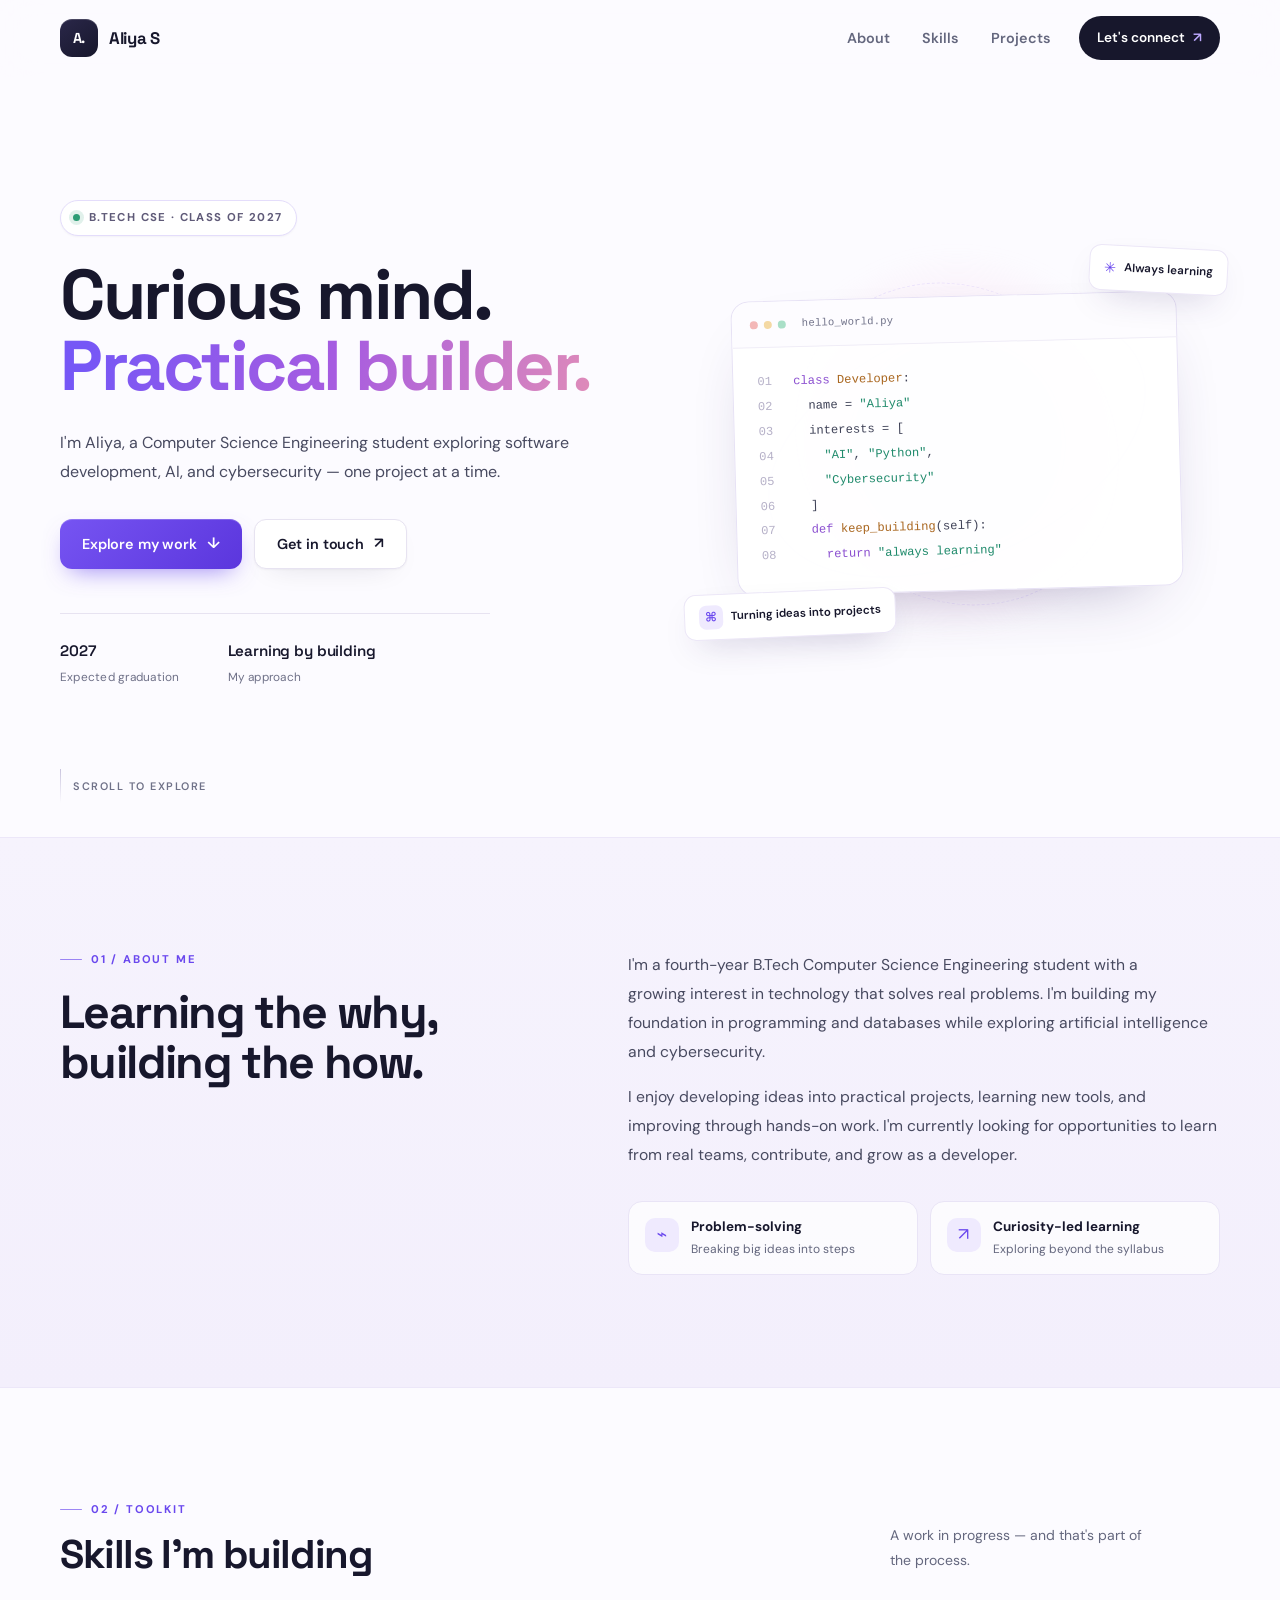
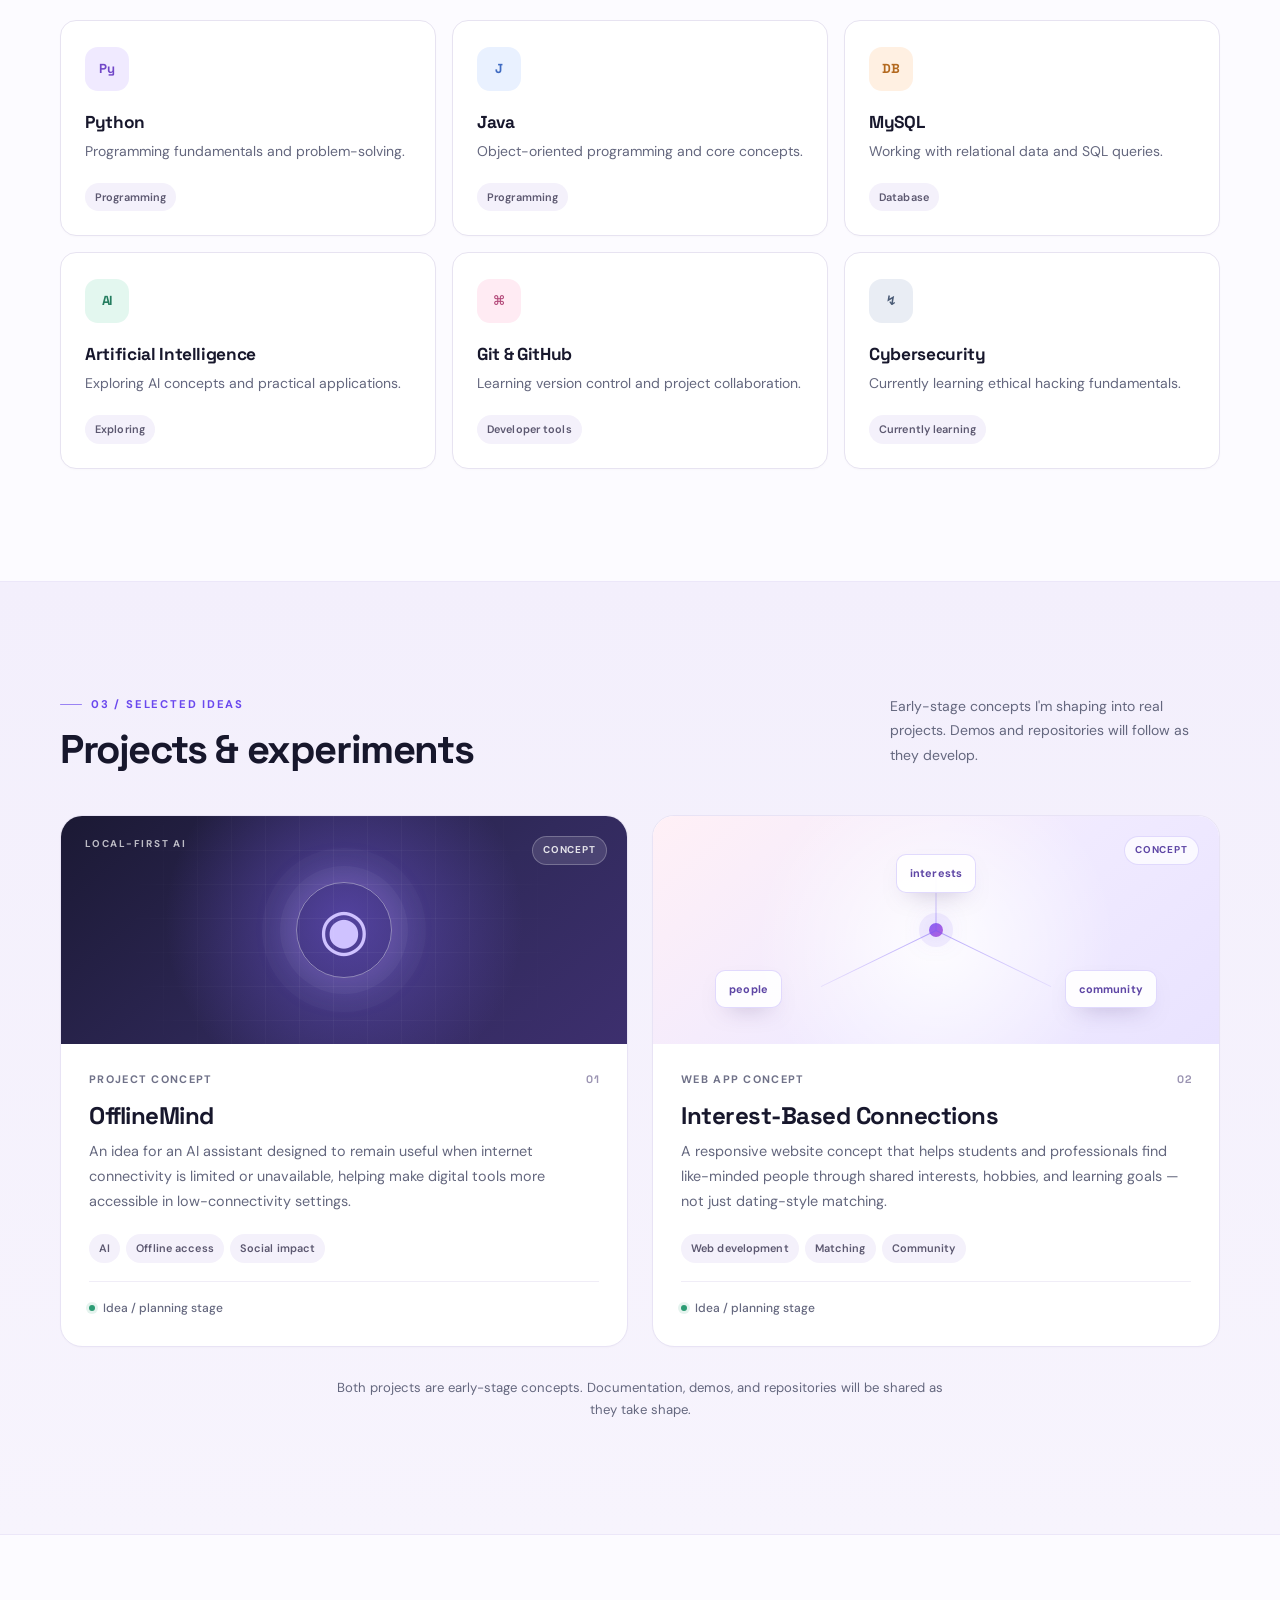
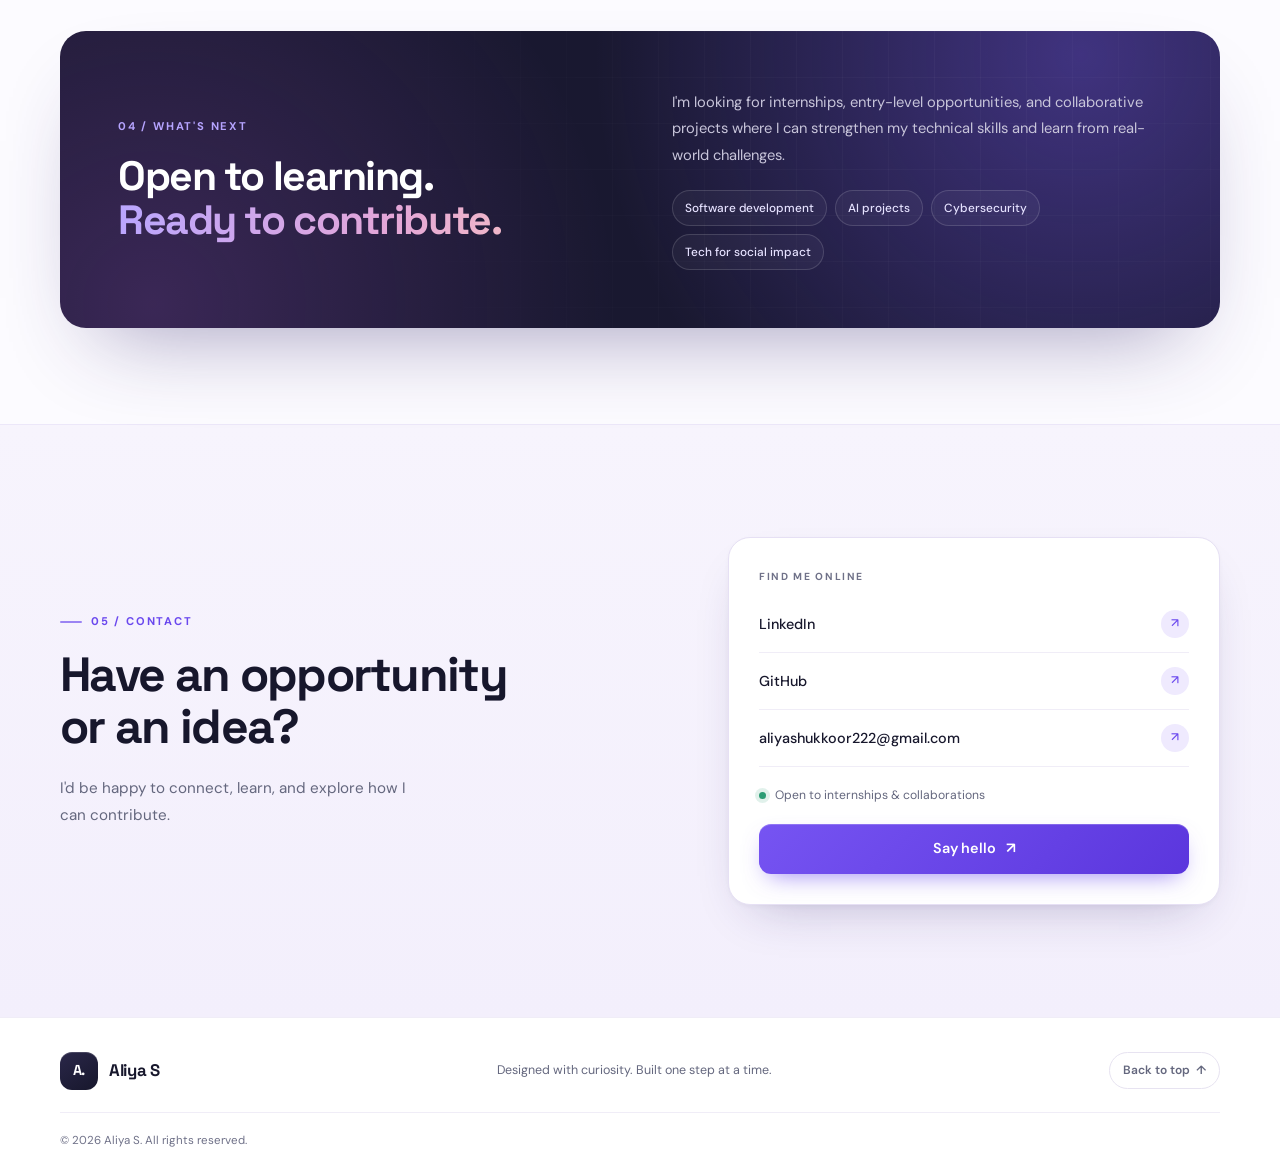
<file: index.html>
<!DOCTYPE html>
<html lang="en">
<head>
  <meta charset="UTF-8" />
  <meta name="viewport" content="width=device-width, initial-scale=1.0" />
  <meta name="description" content="Portfolio of Aliya S, B.Tech Computer Science Engineering student interested in AI, software development, and cybersecurity." />
  <meta name="theme-color" content="#fbfaff" />
  <title>Aliya S | Computer Science Portfolio</title>
  <link rel="icon" type="image/svg+xml" href="favicon.svg" />
  <script>document.documentElement.classList.add("js");</script>
  <link rel="preconnect" href="https://fonts.googleapis.com" />
  <link rel="preconnect" href="https://fonts.gstatic.com" crossorigin />
  <link href="https://fonts.googleapis.com/css2?family=DM+Sans:wght@400;500;600;700&family=Space+Grotesk:wght@400;500;600;700&display=swap" rel="stylesheet" />
  <link rel="stylesheet" href="style.css" />
</head>
<body>
  <a class="skip-link" href="#main">Skip to content</a>

  <header class="site-header" id="site-header">
    <div class="scroll-progress" id="scroll-progress" aria-hidden="true"></div>
    <nav class="nav container" aria-label="Main navigation">
      <a class="brand" href="#home" aria-label="Aliya S — back to top">
        <span class="brand-mark" aria-hidden="true">A.</span>
        <span>Aliya S</span>
      </a>

      <button class="menu-toggle" id="menu-toggle" aria-label="Open menu" aria-expanded="false" aria-controls="nav-links">
        <span class="menu-bars" aria-hidden="true"><span></span><span></span><span></span></span>
      </button>

      <div class="nav-links" id="nav-links">
        <a class="nav-link" href="#about">About</a>
        <a class="nav-link" href="#skills">Skills</a>
        <a class="nav-link" href="#projects">Projects</a>
        <a class="nav-cta" href="#contact">Let's connect <span aria-hidden="true">↗</span></a>
      </div>
    </nav>
  </header>

  <main id="main" tabindex="-1">
    <section class="hero container" id="home">
      <div class="hero-copy">
        <p class="eyebrow hero-eyebrow reveal"><span class="status-dot" aria-hidden="true"></span> B.Tech CSE · Class of 2027</p>
        <h1 class="reveal" style="--delay: 60ms">Curious mind.<br /><span class="gradient-text">Practical builder.</span></h1>
        <p class="hero-intro reveal" style="--delay: 120ms">I'm Aliya, a Computer Science Engineering student exploring software development, AI, and cybersecurity — one project at a time.</p>
        <div class="hero-actions reveal" style="--delay: 180ms">
          <a class="button button-primary" href="#projects">Explore my work <span aria-hidden="true">↓</span></a>
          <a class="button button-secondary" href="#contact">Get in touch <span aria-hidden="true">↗</span></a>
        </div>
        <dl class="hero-meta reveal" style="--delay: 240ms">
          <div>
            <dt>2027</dt>
            <dd>Expected graduation</dd>
          </div>
          <div>
            <dt>Learning by building</dt>
            <dd>My approach</dd>
          </div>
        </dl>
      </div>

      <div class="hero-visual reveal" style="--delay: 140ms" aria-hidden="true">
        <div class="orbit orbit-one"></div>
        <div class="orbit orbit-two"></div>
        <div class="glow"></div>
        <div class="code-card">
          <div class="code-top">
            <span></span><span></span><span></span>
            <small>hello_world.py</small>
          </div>
          <div class="code-content">
            <p><span class="code-muted">01</span> <span class="code-purple">class</span> <span class="code-yellow">Developer</span>:</p>
            <p><span class="code-muted">02</span> &nbsp;&nbsp;name = <span class="code-green">"Aliya"</span></p>
            <p><span class="code-muted">03</span> &nbsp;&nbsp;interests = [</p>
            <p><span class="code-muted">04</span> &nbsp;&nbsp;&nbsp;&nbsp;<span class="code-green">"AI"</span>, <span class="code-green">"Python"</span>,</p>
            <p><span class="code-muted">05</span> &nbsp;&nbsp;&nbsp;&nbsp;<span class="code-green">"Cybersecurity"</span></p>
            <p><span class="code-muted">06</span> &nbsp;&nbsp;]</p>
            <p><span class="code-muted">07</span> &nbsp;&nbsp;<span class="code-purple">def</span> <span class="code-yellow">keep_building</span>(self):</p>
            <p><span class="code-muted">08</span> &nbsp;&nbsp;&nbsp;&nbsp;<span class="code-purple">return</span> <span class="code-green">"always learning"</span></p>
          </div>
        </div>
        <div class="floating-chip chip-top"><span class="chip-spark">✳</span> Always learning</div>
        <div class="floating-chip chip-bottom"><span class="chip-icon">⌘</span> Turning ideas into projects</div>
      </div>

      <a class="scroll-cue" href="#about"><span aria-hidden="true"></span> Scroll to explore</a>
    </section>

    <section class="section section-soft" id="about">
      <div class="container about-grid">
        <div class="reveal">
          <p class="eyebrow"><span class="eyebrow-line" aria-hidden="true"></span> 01 / About me</p>
          <h2>Learning the why,<br />building the how.</h2>
        </div>
        <div class="about-copy reveal" style="--delay: 100ms">
          <p>I'm a fourth-year B.Tech Computer Science Engineering student with a growing interest in technology that solves real problems. I'm building my foundation in programming and databases while exploring artificial intelligence and cybersecurity.</p>
          <p>I enjoy developing ideas into practical projects, learning new tools, and improving through hands-on work. I'm currently looking for opportunities to learn from real teams, contribute, and grow as a developer.</p>
          <div class="mini-facts">
            <div>
              <span class="fact-symbol" aria-hidden="true">⌁</span>
              <div><strong>Problem-solving</strong><small>Breaking big ideas into steps</small></div>
            </div>
            <div>
              <span class="fact-symbol" aria-hidden="true">↗</span>
              <div><strong>Curiosity-led learning</strong><small>Exploring beyond the syllabus</small></div>
            </div>
          </div>
        </div>
      </div>
    </section>

    <section class="section container" id="skills">
      <div class="section-heading reveal">
        <div>
          <p class="eyebrow"><span class="eyebrow-line" aria-hidden="true"></span> 02 / Toolkit</p>
          <h2>Skills I'm building</h2>
        </div>
        <p class="section-note">A work in progress — and that's part of the process.</p>
      </div>
      <div class="skills-grid">
        <article class="skill-card reveal">
          <div class="skill-icon purple" aria-hidden="true">Py</div>
          <h3>Python</h3>
          <p>Programming fundamentals and problem-solving.</p>
          <span class="skill-tag">Programming</span>
        </article>
        <article class="skill-card reveal" style="--delay: 60ms">
          <div class="skill-icon blue" aria-hidden="true">J</div>
          <h3>Java</h3>
          <p>Object-oriented programming and core concepts.</p>
          <span class="skill-tag">Programming</span>
        </article>
        <article class="skill-card reveal" style="--delay: 120ms">
          <div class="skill-icon orange" aria-hidden="true">DB</div>
          <h3>MySQL</h3>
          <p>Working with relational data and SQL queries.</p>
          <span class="skill-tag">Database</span>
        </article>
        <article class="skill-card reveal">
          <div class="skill-icon green" aria-hidden="true">AI</div>
          <h3>Artificial Intelligence</h3>
          <p>Exploring AI concepts and practical applications.</p>
          <span class="skill-tag">Exploring</span>
        </article>
        <article class="skill-card reveal" style="--delay: 60ms">
          <div class="skill-icon pink" aria-hidden="true">⌘</div>
          <h3>Git &amp; GitHub</h3>
          <p>Learning version control and project collaboration.</p>
          <span class="skill-tag">Developer tools</span>
        </article>
        <article class="skill-card reveal" style="--delay: 120ms">
          <div class="skill-icon slate" aria-hidden="true">↯</div>
          <h3>Cybersecurity</h3>
          <p>Currently learning ethical hacking fundamentals.</p>
          <span class="skill-tag">Currently learning</span>
        </article>
      </div>
    </section>

    <section class="section projects-section" id="projects">
      <div class="container">
        <div class="section-heading reveal">
          <div>
            <p class="eyebrow"><span class="eyebrow-line" aria-hidden="true"></span> 03 / Selected ideas</p>
            <h2>Projects &amp; experiments</h2>
          </div>
          <p class="section-note">Early-stage concepts I'm shaping into real projects. Demos and repositories will follow as they develop.</p>
        </div>

        <div class="projects-grid">
          <article class="project-card reveal">
            <div class="project-art offline-art" aria-hidden="true">
              <div class="art-grid"></div>
              <span class="art-label">Local-first AI</span>
              <span class="art-badge">Concept</span>
              <div class="offline-symbol">◉</div>
            </div>
            <div class="project-body">
              <div class="project-topline"><span class="project-type">Project concept</span><span class="project-number">01</span></div>
              <h3>OfflineMind</h3>
              <p class="project-desc">An idea for an AI assistant designed to remain useful when internet connectivity is limited or unavailable, helping make digital tools more accessible in low-connectivity settings.</p>
              <div class="tag-row"><span>AI</span><span>Offline access</span><span>Social impact</span></div>
              <p class="project-status"><span class="status-dot" aria-hidden="true"></span> Idea / planning stage</p>
            </div>
          </article>

          <article class="project-card reveal" style="--delay: 100ms">
            <div class="project-art community-art" aria-hidden="true">
              <div class="community-glow"></div>
              <span class="art-badge">Concept</span>
              <div class="node node-a">interests</div>
              <div class="node node-b">people</div>
              <div class="node node-c">community</div>
              <div class="connection connection-a"></div>
              <div class="connection connection-b"></div>
              <div class="connection connection-c"></div>
            </div>
            <div class="project-body">
              <div class="project-topline"><span class="project-type">Web app concept</span><span class="project-number">02</span></div>
              <h3>Interest-Based Connections</h3>
              <p class="project-desc">A responsive website concept that helps students and professionals find like-minded people through shared interests, hobbies, and learning goals — not just dating-style matching.</p>
              <div class="tag-row"><span>Web development</span><span>Matching</span><span>Community</span></div>
              <p class="project-status"><span class="status-dot" aria-hidden="true"></span> Idea / planning stage</p>
            </div>
          </article>
        </div>

        <p class="project-note">Both projects are early-stage concepts. Documentation, demos, and repositories will be shared as they take shape.</p>
      </div>
    </section>

    <section class="section container learning-section">
      <div class="learning-panel reveal">
        <div>
          <p class="eyebrow">04 / What's next</p>
          <h2>Open to learning.<br /><span class="gradient-text">Ready to contribute.</span></h2>
        </div>
        <div class="learning-copy">
          <p>I'm looking for internships, entry-level opportunities, and collaborative projects where I can strengthen my technical skills and learn from real-world challenges.</p>
          <div class="interest-list">
            <span>Software development</span>
            <span>AI projects</span>
            <span>Cybersecurity</span>
            <span>Tech for social impact</span>
          </div>
        </div>
      </div>
    </section>

    <section class="section contact-section" id="contact">
      <div class="container contact-grid">
        <div class="reveal">
          <p class="eyebrow"><span class="eyebrow-line" aria-hidden="true"></span> 05 / Contact</p>
          <h2>Have an opportunity<br />or an idea?</h2>
          <p class="contact-intro">I'd be happy to connect, learn, and explore how I can contribute.</p>
        </div>

        <div class="contact-card reveal" style="--delay: 100ms">
          <p class="contact-label">Find me online</p>
          <!-- Update these profile URLs and the email address before publishing. -->
          <a class="contact-link" href="https://www.linkedin.com/in/aliya-s-177a58350/" target="_blank" rel="noopener noreferrer">
            <span class="contact-link-name">LinkedIn</span><span class="contact-arrow" aria-hidden="true">↗</span>
          </a>
          <a class="contact-link" href="https://github.com/aliyashukkoor222-jpg" target="_blank" rel="noopener noreferrer">
            <span class="contact-link-name">GitHub</span><span class="contact-arrow" aria-hidden="true">↗</span>
          </a>
          <a class="contact-link" href="mailto:aliyashukkoor222@gmail.com">
            <span class="contact-link-name">aliyashukkoor222@gmail.com</span><span class="contact-arrow" aria-hidden="true">↗</span>
          </a>
          <p class="contact-availability"><span class="status-dot" aria-hidden="true"></span> Open to internships &amp; collaborations</p>
          <a class="button button-primary contact-button" href="mailto:aliyashukkoor222@gmail.com">Say hello <span aria-hidden="true">↗</span></a>
        </div>
      </div>
    </section>
  </main>

  <footer class="footer">
    <div class="container footer-inner">
      <a class="brand" href="#home"><span class="brand-mark" aria-hidden="true">A.</span><span>Aliya S</span></a>
      <p>Designed with curiosity. Built one step at a time.</p>
      <a href="#home" class="back-top">Back to top <span aria-hidden="true">↑</span></a>
    </div>
    <div class="container copyright">© <span id="year"></span> Aliya S. All rights reserved.</div>
  </footer>

  <script src="script.js"></script>
</body>
</html>
</file>
<file: style.css>
/* ==========================================================================
   Aliya S — portfolio
   Design tokens
   ========================================================================== */
:root {
  --ink: #17172c;
  --body: #484a60;
  --muted: #64677e;
  --faint: #6f7188;

  --purple: #6a48ee;
  --purple-dark: #5533d6;
  --purple-soft: #efeafe;

  --paper: #fcfbff;
  --white: #ffffff;
  --soft: #f5f2fd;
  --line: #e7e3f1;
  --line-soft: #f0edf7;
  --green: #2c9c74;

  --font-body: "DM Sans", system-ui, -apple-system, "Segoe UI", sans-serif;
  --font-display: "Space Grotesk", "DM Sans", system-ui, sans-serif;
  --font-mono: ui-monospace, SFMono-Regular, Menlo, Consolas, monospace;

  --shadow-sm: 0 1px 2px rgba(23, 23, 44, 0.04), 0 10px 30px -18px rgba(23, 23, 44, 0.22);
  --shadow-md: 0 2px 4px rgba(23, 23, 44, 0.03), 0 22px 50px -26px rgba(45, 30, 100, 0.32);
  --shadow-lg: 0 40px 90px -40px rgba(45, 30, 100, 0.45);

  --radius-sm: 10px;
  --radius: 16px;
  --radius-lg: 22px;
  --header-h: 76px;

  --ease: cubic-bezier(0.22, 0.7, 0.2, 1);
}

/* ==========================================================================
   Base
   ========================================================================== */
*,
*::before,
*::after {
  box-sizing: border-box;
}

html {
  scroll-behavior: smooth;
  scroll-padding-top: calc(var(--header-h) + 24px);
  -webkit-text-size-adjust: 100%;
}

body {
  margin: 0;
  color: var(--body);
  background: var(--paper);
  font-family: var(--font-body);
  font-size: 16px;
  line-height: 1.7;
  -webkit-font-smoothing: antialiased;
  text-rendering: optimizeLegibility;
}

body.nav-open {
  overflow: hidden;
}

h1,
h2,
h3,
p,
dl,
dd {
  margin: 0;
}

h1,
h2,
h3 {
  color: var(--ink);
  font-family: var(--font-display);
  font-weight: 700;
  line-height: 1.08;
  letter-spacing: -0.035em;
  text-wrap: balance;
}

h1 {
  font-size: clamp(2.75rem, 5.6vw, 4.4rem);
  line-height: 1.02;
  margin-bottom: 26px;
}

h2 {
  font-size: clamp(2rem, 3.7vw, 2.9rem);
}

h3 {
  font-size: 1.25rem;
  letter-spacing: -0.02em;
}

p {
  text-wrap: pretty;
}

a {
  color: inherit;
  text-decoration: none;
}

img,
svg {
  max-width: 100%;
}

::selection {
  background: rgba(106, 72, 238, 0.18);
  color: var(--ink);
}

:focus-visible {
  outline: 3px solid rgba(106, 72, 238, 0.5);
  outline-offset: 3px;
  border-radius: 6px;
}

.container {
  width: min(1160px, calc(100% - 48px));
  margin-inline: auto;
}

.skip-link {
  position: fixed;
  top: 12px;
  left: 12px;
  z-index: 100;
  padding: 10px 18px;
  border-radius: 999px;
  background: var(--ink);
  color: var(--white);
  font-size: 14px;
  font-weight: 600;
  transform: translateY(-160%);
  transition: transform 0.2s var(--ease);
}

.skip-link:focus-visible {
  transform: translateY(0);
  outline-color: var(--purple);
}

main:focus {
  outline: none;
}

/* ==========================================================================
   Header & navigation
   ========================================================================== */
.site-header {
  position: sticky;
  top: 0;
  z-index: 50;
  background: rgba(252, 251, 255, 0.82);
  border-bottom: 1px solid transparent;
  transition: background 0.3s var(--ease), border-color 0.3s var(--ease),
    box-shadow 0.3s var(--ease);
}

@supports ((backdrop-filter: blur(1px)) or (-webkit-backdrop-filter: blur(1px))) {
  .site-header {
    -webkit-backdrop-filter: blur(18px) saturate(160%);
    backdrop-filter: blur(18px) saturate(160%);
  }
}

.site-header.is-scrolled {
  background: rgba(252, 251, 255, 0.94);
  border-bottom-color: var(--line);
  box-shadow: 0 14px 40px -30px rgba(23, 23, 44, 0.4);
}

.scroll-progress {
  position: absolute;
  left: 0;
  bottom: -1px;
  width: 100%;
  height: 2px;
  background: linear-gradient(90deg, var(--purple), #b05edc 60%, #e18cb5);
  transform: scaleX(0);
  transform-origin: 0 50%;
  will-change: transform;
}

.nav {
  position: relative;
  min-height: var(--header-h);
  display: flex;
  align-items: center;
  justify-content: space-between;
  gap: 24px;
}

.brand {
  display: inline-flex;
  align-items: center;
  gap: 11px;
  color: var(--ink);
  font-family: var(--font-display);
  font-size: 1.05rem;
  font-weight: 700;
  letter-spacing: -0.02em;
}

.brand-mark {
  display: grid;
  place-items: center;
  width: 38px;
  height: 38px;
  border-radius: 12px;
  background: linear-gradient(145deg, #2a2749, var(--ink));
  color: var(--white);
  font-size: 0.9rem;
  box-shadow: inset 0 1px 0 rgba(255, 255, 255, 0.16);
  transition: transform 0.3s var(--ease);
}

.brand:hover .brand-mark {
  transform: rotate(-6deg) scale(1.04);
}

.nav-links {
  display: flex;
  align-items: center;
  gap: 4px;
  font-size: 0.9rem;
  font-weight: 600;
}

.nav-link {
  padding: 9px 14px;
  border-radius: 999px;
  color: var(--muted);
  transition: color 0.2s var(--ease), background 0.2s var(--ease);
}

.nav-link:hover {
  color: var(--ink);
  background: var(--soft);
}

.nav-link.is-active {
  color: var(--ink);
  background: var(--purple-soft);
}

.nav-cta {
  display: inline-flex;
  align-items: center;
  gap: 8px;
  margin-left: 10px;
  padding: 10px 18px;
  border-radius: 999px;
  background: var(--ink);
  color: var(--white);
  font-size: 0.85rem;
  transition: background 0.25s var(--ease), transform 0.25s var(--ease),
    box-shadow 0.25s var(--ease);
}

.nav-cta span {
  color: #bda9ff;
  transition: transform 0.25s var(--ease);
}

.nav-cta:hover,
.nav-cta.is-active {
  background: var(--purple);
  transform: translateY(-1px);
  box-shadow: 0 10px 24px -10px rgba(106, 72, 238, 0.6);
}

.nav-cta:hover span {
  transform: translate(2px, -2px);
}

.menu-toggle {
  display: none;
  place-items: center;
  width: 44px;
  height: 44px;
  padding: 0;
  border: 1px solid var(--line);
  border-radius: 12px;
  background: var(--white);
  color: var(--ink);
  cursor: pointer;
  transition: border-color 0.2s var(--ease), box-shadow 0.2s var(--ease);
}

.menu-toggle:hover {
  border-color: #d5cdef;
  box-shadow: var(--shadow-sm);
}

.menu-bars {
  display: grid;
  gap: 4px;
  width: 18px;
}

.menu-bars span {
  display: block;
  width: 100%;
  height: 2px;
  border-radius: 2px;
  background: currentColor;
  transition: transform 0.28s var(--ease), opacity 0.2s var(--ease);
}

.menu-toggle[aria-expanded="true"] .menu-bars span:nth-child(1) {
  transform: translateY(6px) rotate(45deg);
}

.menu-toggle[aria-expanded="true"] .menu-bars span:nth-child(2) {
  opacity: 0;
}

.menu-toggle[aria-expanded="true"] .menu-bars span:nth-child(3) {
  transform: translateY(-6px) rotate(-45deg);
}

/* ==========================================================================
   Hero
   ========================================================================== */
.hero {
  position: relative;
  display: grid;
  grid-template-columns: 1.04fr 0.96fr;
  align-items: center;
  gap: clamp(32px, 5vw, 64px);
  min-height: min(760px, calc(100svh - var(--header-h)));
  padding-top: clamp(44px, 7vh, 84px);
  padding-bottom: clamp(86px, 10vh, 118px);
}

.hero-copy {
  position: relative;
  z-index: 2;
}

.eyebrow {
  display: flex;
  align-items: center;
  gap: 9px;
  margin-bottom: 18px;
  color: var(--purple);
  font-size: 0.7rem;
  font-weight: 700;
  letter-spacing: 0.16em;
  text-transform: uppercase;
}

.eyebrow-line {
  display: inline-block;
  width: 22px;
  height: 1.5px;
  border-radius: 2px;
  background: currentColor;
  opacity: 0.65;
}

.hero-eyebrow {
  display: inline-flex;
  margin-bottom: 24px;
  padding: 7px 14px 7px 12px;
  border: 1px solid #e4ddfb;
  border-radius: 999px;
  background: var(--white);
  color: #5f5a78;
  font-size: 0.71rem;
  letter-spacing: 0.12em;
  box-shadow: var(--shadow-sm);
}

.status-dot {
  display: inline-block;
  width: 7px;
  height: 7px;
  border-radius: 50%;
  background: var(--green);
  box-shadow: 0 0 0 4px rgba(44, 156, 116, 0.14);
  flex-shrink: 0;
}

.gradient-text {
  background: linear-gradient(105deg, #7657f6 6%, #a75ce0 52%, #e08cb8 100%);
  -webkit-background-clip: text;
  background-clip: text;
  color: transparent;
  -webkit-text-fill-color: transparent;
  padding-bottom: 0.06em;
}

.hero-intro {
  max-width: 34em;
  color: var(--body);
  font-size: clamp(1rem, 1.25vw, 1.075rem);
  line-height: 1.8;
}

.hero-actions {
  display: flex;
  flex-wrap: wrap;
  gap: 12px;
  margin-top: 32px;
}

.button {
  display: inline-flex;
  align-items: center;
  justify-content: center;
  gap: 10px;
  min-height: 50px;
  padding: 0 22px;
  border-radius: 12px;
  font-size: 0.9rem;
  font-weight: 600;
  letter-spacing: -0.01em;
  transition: transform 0.2s var(--ease), box-shadow 0.2s var(--ease),
    background 0.2s var(--ease), border-color 0.2s var(--ease);
}

.button span {
  font-size: 1.05em;
  transition: transform 0.25s var(--ease);
}

.button:hover {
  transform: translateY(-2px);
}

.button-primary {
  background: linear-gradient(135deg, #7654f2, #5b36dd);
  color: var(--white);
  box-shadow: 0 10px 24px -10px rgba(106, 72, 238, 0.7),
    inset 0 1px 0 rgba(255, 255, 255, 0.2);
}

.button-primary:hover {
  box-shadow: 0 16px 30px -12px rgba(106, 72, 238, 0.75),
    inset 0 1px 0 rgba(255, 255, 255, 0.2);
}

.button-primary:hover span {
  transform: translateY(2px);
}

.button-secondary {
  border: 1px solid var(--line);
  background: var(--white);
  color: var(--ink);
  box-shadow: var(--shadow-sm);
}

.button-secondary:hover {
  border-color: #d5cdef;
  box-shadow: var(--shadow-md);
}

.button-secondary:hover span {
  transform: translate(2px, -2px);
}

.hero-meta {
  display: flex;
  flex-wrap: wrap;
  gap: 16px 48px;
  margin-top: 44px;
  padding-top: 24px;
  border-top: 1px solid var(--line);
  max-width: 430px;
}

.hero-meta div {
  display: flex;
  flex-direction: column;
  gap: 3px;
}

.hero-meta dt {
  color: var(--ink);
  font-family: var(--font-display);
  font-size: 0.95rem;
  font-weight: 600;
  letter-spacing: -0.01em;
}

.hero-meta dd {
  color: var(--faint);
  font-size: 0.74rem;
  letter-spacing: 0.02em;
}

/* Hero illustration */
.hero-visual {
  position: relative;
  display: grid;
  place-items: center;
  min-height: 430px;
}

.glow {
  position: absolute;
  width: 380px;
  height: 380px;
  border-radius: 50%;
  background: radial-gradient(circle, rgba(167, 139, 250, 0.3), rgba(246, 202, 228, 0.16) 55%, transparent 72%);
  filter: blur(8px);
}

.orbit {
  position: absolute;
  border: 1px solid rgba(117, 87, 246, 0.18);
  border-radius: 50%;
  pointer-events: none;
}

.orbit-one {
  width: 400px;
  height: 232px;
  transform: rotate(-24deg);
}

.orbit-two {
  width: 340px;
  height: 306px;
  transform: rotate(44deg);
  border-style: dashed;
  opacity: 0.7;
}

.code-card {
  position: relative;
  z-index: 1;
  width: min(100%, 446px);
  overflow: hidden;
  border: 1px solid #e7e2f5;
  border-radius: 18px;
  background: rgba(255, 255, 255, 0.96);
  box-shadow: 0 28px 70px -40px rgba(51, 37, 102, 0.45);
  transform: rotate(-1.5deg);
  transition: transform 0.5s var(--ease), box-shadow 0.5s var(--ease);
}

.hero-visual:hover .code-card {
  transform: rotate(0deg) translateY(-4px);
  box-shadow: 0 36px 80px -42px rgba(51, 37, 102, 0.5);
}

.code-top {
  display: flex;
  align-items: center;
  gap: 6px;
  height: 46px;
  padding: 0 18px;
  border-bottom: 1px solid var(--line-soft);
  background: #fdfcff;
}

.code-top > span {
  width: 8px;
  height: 8px;
  border-radius: 50%;
  background: #d7d2e6;
}

.code-top > span:first-child {
  background: #f3b7b7;
}

.code-top > span:nth-child(2) {
  background: #f4d9a4;
}

.code-top > span:nth-child(3) {
  background: #a9dfc7;
}

.code-top small {
  margin-left: 10px;
  color: var(--faint);
  font-family: var(--font-mono);
  font-size: 0.66rem;
  letter-spacing: 0.02em;
}

.code-content {
  overflow-x: auto;
  padding: 22px 24px 26px;
  font-family: var(--font-mono);
  font-size: clamp(0.68rem, 0.95vw, 0.78rem);
  line-height: 2.05;
  color: #3f4257;
}

.code-content p {
  white-space: nowrap;
}

.code-muted {
  margin-right: 14px;
  color: #b6b1c8;
  user-select: none;
}

.code-purple {
  color: #8b4fd0;
}

.code-yellow {
  color: #a9661f;
}

.code-green {
  color: #1f8a6b;
}

.floating-chip {
  position: absolute;
  z-index: 2;
  display: inline-flex;
  align-items: center;
  gap: 8px;
  padding: 10px 14px;
  border: 1px solid #ece7f7;
  border-radius: 12px;
  background: var(--white);
  color: var(--ink);
  font-size: 0.72rem;
  font-weight: 600;
  box-shadow: 0 14px 34px -16px rgba(51, 37, 102, 0.35);
  animation: float 6s ease-in-out infinite;
}

.chip-top {
  top: 18px;
  right: -8px;
  transform: rotate(3deg);
}

.chip-bottom {
  bottom: 22px;
  left: -10px;
  transform: rotate(-2.5deg);
  animation-delay: -3s;
}

.chip-spark {
  color: var(--purple);
  font-size: 0.9rem;
}

.chip-icon {
  display: inline-grid;
  place-items: center;
  width: 24px;
  height: 24px;
  border-radius: 7px;
  background: var(--purple-soft);
  color: var(--purple);
  font-size: 0.8rem;
}

@keyframes float {
  0%,
  100% {
    translate: 0 0;
  }
  50% {
    translate: 0 -7px;
  }
}

.scroll-cue {
  position: absolute;
  bottom: 34px;
  left: 0;
  display: flex;
  align-items: center;
  gap: 12px;
  color: var(--faint);
  font-size: 0.68rem;
  font-weight: 600;
  letter-spacing: 0.14em;
  text-transform: uppercase;
  transition: color 0.2s var(--ease);
}

.scroll-cue span {
  display: inline-block;
  width: 1px;
  height: 34px;
  background: linear-gradient(180deg, #c9c4de, transparent);
}

.scroll-cue:hover {
  color: var(--purple);
}

/* ==========================================================================
   Sections
   ========================================================================== */
.section {
  padding-block: clamp(72px, 9vw, 112px);
}

.section-soft {
  background: linear-gradient(180deg, #f6f3fd, #f3effc);
  border-block: 1px solid #ece7f9;
}

.section-heading {
  display: flex;
  align-items: flex-end;
  justify-content: space-between;
  gap: 32px;
  margin-bottom: 44px;
}

.section-heading .eyebrow {
  margin-bottom: 14px;
}

.section-heading h2 {
  font-size: clamp(1.9rem, 3.2vw, 2.5rem);
}

.section-note {
  max-width: 330px;
  margin-bottom: 4px;
  color: var(--muted);
  font-size: 0.875rem;
  line-height: 1.75;
}

/* About */
.about-grid {
  display: grid;
  grid-template-columns: 0.9fr 1.1fr;
  gap: clamp(40px, 6.5vw, 92px);
  align-items: start;
}

.about-grid h2 {
  max-width: 12em;
}

.about-copy {
  color: var(--body);
  font-size: 0.98rem;
  line-height: 1.85;
}

.about-copy p + p {
  margin-top: 16px;
}

.mini-facts {
  display: grid;
  grid-template-columns: 1fr 1fr;
  gap: 12px;
  margin-top: 32px;
}

.mini-facts > div {
  display: flex;
  gap: 12px;
  align-items: flex-start;
  padding: 16px;
  border: 1px solid #e9e4f6;
  border-radius: 14px;
  background: rgba(255, 255, 255, 0.72);
  transition: background 0.2s var(--ease), transform 0.2s var(--ease);
}

.mini-facts > div:hover {
  background: var(--white);
  transform: translateY(-2px);
}

.fact-symbol {
  display: grid;
  place-items: center;
  flex-shrink: 0;
  width: 34px;
  height: 34px;
  border-radius: 10px;
  background: var(--purple-soft);
  color: var(--purple);
  font-size: 1.1rem;
  line-height: 1;
}

.mini-facts strong,
.mini-facts small {
  display: block;
}

.mini-facts strong {
  color: var(--ink);
  font-size: 0.84rem;
  line-height: 1.4;
}

.mini-facts small {
  margin-top: 3px;
  color: var(--muted);
  font-size: 0.75rem;
  line-height: 1.5;
}

/* Skills */
.skills-grid {
  display: grid;
  grid-template-columns: repeat(3, 1fr);
  gap: 16px;
}

.skill-card {
  display: flex;
  flex-direction: column;
  align-items: flex-start;
  padding: 26px 24px 24px;
  border: 1px solid var(--line);
  border-radius: var(--radius);
  background: var(--white);
  box-shadow: 0 1px 2px rgba(23, 23, 44, 0.02);
  transition: transform 0.25s var(--ease), box-shadow 0.25s var(--ease),
    border-color 0.25s var(--ease);
}

.skill-card:hover {
  transform: translateY(-4px);
  border-color: #ddd4f5;
  box-shadow: var(--shadow-md);
}

.skill-icon {
  display: grid;
  place-items: center;
  width: 44px;
  height: 44px;
  margin-bottom: 22px;
  border-radius: 13px;
  font-family: var(--font-display);
  font-size: 0.82rem;
  font-weight: 700;
  letter-spacing: -0.02em;
  transition: transform 0.25s var(--ease);
}

.skill-card:hover .skill-icon {
  transform: scale(1.06);
}

.purple { background: #f0eaff; color: #7147c8; }
.blue   { background: #e9f1ff; color: #3f6bc2; }
.orange { background: #fff0e2; color: #b46a20; }
.green  { background: #e3f7ef; color: #247d5f; }
.pink   { background: #ffebf3; color: #b44a7a; }
.slate  { background: #e9edf4; color: #4a5b75; }

.skill-card h3 {
  margin-bottom: 8px;
  font-size: 1.08rem;
  letter-spacing: -0.02em;
}

.skill-card p {
  flex: 1;
  margin-bottom: 20px;
  color: var(--muted);
  font-size: 0.875rem;
  line-height: 1.65;
}

.skill-tag,
.tag-row span {
  display: inline-block;
  padding: 5px 10px;
  border-radius: 999px;
  background: #f4f1fb;
  color: #5c5870;
  font-size: 0.68rem;
  font-weight: 600;
  letter-spacing: 0.01em;
}

/* ==========================================================================
   Projects
   ========================================================================== */
.projects-section {
  background: linear-gradient(180deg, #f3effc, #f7f4fd);
  border-block: 1px solid #ece7f9;
}

.projects-grid {
  display: grid;
  grid-template-columns: 1fr 1fr;
  gap: 24px;
}

.project-card {
  overflow: hidden;
  border: 1px solid #e8e3f5;
  border-radius: var(--radius-lg);
  background: var(--white);
  box-shadow: 0 1px 2px rgba(23, 23, 44, 0.02);
  transition: transform 0.3s var(--ease), box-shadow 0.3s var(--ease),
    border-color 0.3s var(--ease);
}

.project-card:hover {
  transform: translateY(-5px);
  border-color: #dcd3f3;
  box-shadow: var(--shadow-md);
}

.project-art {
  position: relative;
  display: grid;
  place-items: center;
  height: 228px;
  overflow: hidden;
}

.art-label,
.art-badge {
  position: absolute;
  top: 20px;
  z-index: 3;
  font-size: 0.62rem;
  font-weight: 700;
  letter-spacing: 0.18em;
  text-transform: uppercase;
}

.art-label {
  left: 24px;
  color: rgba(255, 255, 255, 0.7);
}

.art-badge {
  right: 20px;
  padding: 5px 10px;
  border: 1px solid rgba(255, 255, 255, 0.24);
  border-radius: 999px;
  background: rgba(255, 255, 255, 0.12);
  color: rgba(255, 255, 255, 0.85);
  letter-spacing: 0.09em;
  -webkit-backdrop-filter: blur(6px);
  backdrop-filter: blur(6px);
}

.offline-art {
  background:
    radial-gradient(circle at 50% 46%, rgba(114, 89, 220, 0.55), transparent 58%),
    linear-gradient(140deg, #1b1934, #312a5c 60%, #3d2f6e);
  color: var(--white);
}

.art-grid {
  position: absolute;
  inset: 0;
  background-image:
    linear-gradient(rgba(255, 255, 255, 0.045) 1px, transparent 1px),
    linear-gradient(90deg, rgba(255, 255, 255, 0.045) 1px, transparent 1px);
  background-size: 34px 34px;
  -webkit-mask-image: radial-gradient(circle at 50% 50%, #000 20%, transparent 76%);
  mask-image: radial-gradient(circle at 50% 50%, #000 20%, transparent 76%);
}

.offline-symbol {
  display: grid;
  place-items: center;
  width: 96px;
  height: 96px;
  border: 1px solid rgba(255, 255, 255, 0.4);
  border-radius: 50%;
  color: #cfc2ff;
  font-size: 3.6rem;
  line-height: 1;
  box-shadow:
    0 0 0 16px rgba(255, 255, 255, 0.035),
    0 0 0 34px rgba(255, 255, 255, 0.025),
    0 0 40px rgba(168, 140, 255, 0.3);
  transition: transform 0.5s var(--ease);
}

.project-card:hover .offline-symbol {
  transform: scale(1.05);
}

.community-art {
  background:
    radial-gradient(circle at 50% 55%, rgba(255, 255, 255, 0.9), transparent 58%),
    linear-gradient(140deg, #fff0f6, #f0eaff 55%, #e9e3ff);
}

.community-glow {
  position: absolute;
  width: 14px;
  height: 14px;
  border-radius: 50%;
  background: linear-gradient(135deg, #8a63f5, #b05edc);
  box-shadow: 0 0 0 10px rgba(106, 72, 238, 0.08), 0 0 26px rgba(106, 72, 238, 0.35);
}

.community-art .art-badge {
  border-color: rgba(106, 72, 238, 0.18);
  background: rgba(255, 255, 255, 0.72);
  color: #5e46a5;
}

.node {
  position: absolute;
  z-index: 2;
  padding: 9px 13px;
  border: 1px solid rgba(117, 87, 246, 0.22);
  border-radius: 10px;
  background: rgba(255, 255, 255, 0.9);
  color: #5e46a5;
  font-size: 0.68rem;
  font-weight: 700;
  letter-spacing: 0.01em;
  box-shadow: 0 10px 24px -14px rgba(72, 52, 112, 0.5);
  transition: transform 0.4s var(--ease);
}

.node-a {
  top: 38px;
  left: 50%;
  transform: translateX(-50%);
}

.node-b {
  bottom: 36px;
  left: 11%;
}

.node-c {
  bottom: 36px;
  right: 11%;
}

.project-card:hover .node-a {
  transform: translateX(-50%) translateY(-3px);
}

.project-card:hover .node-b {
  transform: translateY(3px);
}

.project-card:hover .node-c {
  transform: translateY(3px);
}

.connection {
  position: absolute;
  z-index: 1;
  top: 114px;
  left: 50%;
  height: 1px;
  transform-origin: 0 50%;
  background: linear-gradient(90deg, rgba(117, 87, 246, 0.5), rgba(117, 87, 246, 0.12));
}

.connection-a {
  width: 58px;
  transform: rotate(-90deg);
}

.connection-b {
  width: 128px;
  transform: rotate(154deg);
}

.connection-c {
  width: 128px;
  transform: rotate(26deg);
}

.project-body {
  padding: 26px 28px 28px;
}

.project-topline {
  display: flex;
  align-items: center;
  justify-content: space-between;
  gap: 16px;
  color: var(--faint);
  font-size: 0.68rem;
  font-weight: 700;
  letter-spacing: 0.12em;
  text-transform: uppercase;
}

.project-number {
  color: #9b94b2;
  font-family: var(--font-display);
  letter-spacing: 0.04em;
}

.project-body h3 {
  margin: 14px 0 10px;
  font-size: 1.5rem;
}

.project-desc {
  min-height: 5.4em;
  color: var(--muted);
  font-size: 0.9rem;
  line-height: 1.75;
}

.tag-row {
  display: flex;
  flex-wrap: wrap;
  gap: 6px;
  margin: 18px 0;
}

.project-status {
  display: flex;
  align-items: center;
  gap: 8px;
  margin-top: 18px;
  padding-top: 16px;
  border-top: 1px solid var(--line-soft);
  color: var(--muted);
  font-size: 0.75rem;
  font-weight: 500;
}

.project-status .status-dot {
  width: 6px;
  height: 6px;
  box-shadow: 0 0 0 3px rgba(44, 156, 116, 0.12);
}

.project-note {
  max-width: 620px;
  margin: 30px auto 0;
  color: var(--muted);
  font-size: 0.82rem;
  line-height: 1.7;
  text-align: center;
}

/* ==========================================================================
   Learning / CTA panel
   ========================================================================== */
.learning-section {
  padding-block: clamp(64px, 8vw, 96px);
}

.learning-panel {
  position: relative;
  display: grid;
  grid-template-columns: 1fr 1fr;
  gap: clamp(32px, 5vw, 64px);
  align-items: center;
  overflow: hidden;
  padding: clamp(32px, 5vw, 58px);
  border-radius: 26px;
  background:
    radial-gradient(circle at 88% 8%, rgba(122, 91, 246, 0.4), transparent 46%),
    radial-gradient(circle at 8% 92%, rgba(176, 94, 220, 0.22), transparent 42%),
    #191830;
  color: #d6d4e4;
  box-shadow: var(--shadow-lg);
}

.learning-panel::after {
  content: "";
  position: absolute;
  inset: 0;
  pointer-events: none;
  background-image:
    linear-gradient(rgba(255, 255, 255, 0.03) 1px, transparent 1px),
    linear-gradient(90deg, rgba(255, 255, 255, 0.03) 1px, transparent 1px);
  background-size: 46px 46px;
  -webkit-mask-image: radial-gradient(circle at 75% 20%, #000, transparent 70%);
  mask-image: radial-gradient(circle at 75% 20%, #000, transparent 70%);
}

.learning-panel > * {
  position: relative;
  z-index: 1;
}

.learning-panel .eyebrow {
  color: #b6a4ff;
}

.learning-panel h2 {
  color: var(--white);
  font-size: clamp(1.9rem, 3.2vw, 2.6rem);
}

.learning-panel .gradient-text {
  background: linear-gradient(105deg, #b9a6ff, #e3a6d8 70%, #f0b7c8);
  -webkit-background-clip: text;
  background-clip: text;
}

.learning-copy p {
  color: #c8c5da;
  font-size: 0.92rem;
  line-height: 1.8;
}

.interest-list {
  display: flex;
  flex-wrap: wrap;
  gap: 8px;
  margin-top: 22px;
}

.interest-list span {
  padding: 7px 12px;
  border: 1px solid rgba(255, 255, 255, 0.14);
  border-radius: 999px;
  background: rgba(255, 255, 255, 0.04);
  color: #e6e2ff;
  font-size: 0.74rem;
  font-weight: 500;
  transition: background 0.2s var(--ease), border-color 0.2s var(--ease);
}

.interest-list span:hover {
  background: rgba(255, 255, 255, 0.09);
  border-color: rgba(255, 255, 255, 0.24);
}

/* ==========================================================================
   Contact
   ========================================================================== */
.contact-section {
  background: linear-gradient(180deg, #f7f4fd, #f3effc);
  border-top: 1px solid #ece7f9;
}

.contact-grid {
  display: grid;
  grid-template-columns: 1fr 0.85fr;
  gap: clamp(40px, 7vw, 100px);
  align-items: center;
}

.contact-grid h2 {
  font-size: clamp(2.1rem, 4vw, 3rem);
}

.contact-intro {
  max-width: 24em;
  margin-top: 22px;
  color: var(--muted);
  font-size: 0.95rem;
  line-height: 1.8;
}

.contact-card {
  padding: 30px;
  border: 1px solid #e6e0f4;
  border-radius: var(--radius-lg);
  background: var(--white);
  box-shadow: var(--shadow-md);
}

.contact-label {
  margin-bottom: 10px;
  color: var(--faint);
  font-size: 0.64rem;
  font-weight: 700;
  letter-spacing: 0.16em;
  text-transform: uppercase;
}

.contact-link {
  display: flex;
  align-items: center;
  justify-content: space-between;
  gap: 16px;
  padding: 14px 0;
  border-bottom: 1px solid var(--line-soft);
  color: var(--ink);
  font-size: 0.9rem;
  font-weight: 500;
  transition: color 0.2s var(--ease);
}

.contact-link:hover {
  color: var(--purple);
}

.contact-link-name {
  overflow-wrap: anywhere;
}

.contact-arrow {
  display: inline-grid;
  place-items: center;
  flex-shrink: 0;
  width: 28px;
  height: 28px;
  border-radius: 50%;
  background: var(--purple-soft);
  color: var(--purple);
  font-size: 0.78rem;
  transition: transform 0.25s var(--ease), background 0.25s var(--ease);
}

.contact-link:hover .contact-arrow {
  transform: translate(2px, -2px);
  background: #e6ddff;
}

.contact-availability {
  display: flex;
  align-items: center;
  gap: 9px;
  margin: 18px 0 4px;
  color: var(--muted);
  font-size: 0.76rem;
}

.contact-button {
  width: 100%;
  margin-top: 14px;
}

.contact-button:hover span {
  transform: translate(2px, -2px);
}

/* ==========================================================================
   Footer
   ========================================================================== */
.footer {
  padding: 34px 0 24px;
  background: var(--white);
  border-top: 1px solid var(--line-soft);
}

.footer-inner {
  display: flex;
  align-items: center;
  justify-content: space-between;
  gap: 20px;
}

.footer-inner p {
  color: var(--muted);
  font-size: 0.78rem;
  text-align: center;
}

.back-top {
  display: inline-flex;
  align-items: center;
  gap: 6px;
  padding: 7px 13px;
  border: 1px solid var(--line);
  border-radius: 999px;
  color: var(--muted);
  font-size: 0.75rem;
  font-weight: 600;
  transition: color 0.2s var(--ease), border-color 0.2s var(--ease),
    transform 0.2s var(--ease);
}

.back-top:hover {
  color: var(--purple);
  border-color: #d5cdef;
  transform: translateY(-2px);
}

.copyright {
  margin-top: 22px;
  padding-top: 18px;
  border-top: 1px solid var(--line-soft);
  color: var(--faint);
  font-size: 0.72rem;
}

/* ==========================================================================
   Scroll reveal
   ========================================================================== */
.js.js-ready .reveal {
  opacity: 0;
  transform: translateY(18px);
  transition: opacity 0.7s var(--ease), transform 0.7s var(--ease);
  transition-delay: var(--delay, 0ms);
}

.js.js-ready .reveal.is-visible {
  opacity: 1;
  transform: none;
}

/* ==========================================================================
   Responsive
   ========================================================================== */
@media (max-width: 980px) {
  .hero {
    gap: 40px;
    padding-bottom: 96px;
  }

  .orbit-one {
    width: 340px;
  }

  .orbit-two {
    width: 290px;
    height: 260px;
  }

  .chip-top {
    right: -2px;
  }

  .chip-bottom {
    left: -2px;
  }

  .about-grid {
    gap: 44px;
  }

  .skills-grid {
    grid-template-columns: repeat(2, 1fr);
  }
}

@media (max-width: 860px) {
  :root {
    --header-h: 68px;
  }

  .menu-toggle {
    display: grid;
  }

  .nav-links {
    position: absolute;
    top: calc(100% + 10px);
    left: 0;
    right: 0;
    display: none;
    flex-direction: column;
    align-items: stretch;
    gap: 4px;
    padding: 12px;
    border: 1px solid var(--line);
    border-radius: 18px;
    background: var(--white);
    box-shadow: 0 30px 60px -30px rgba(23, 23, 44, 0.4);
  }

  .nav-links.open {
    display: flex;
    animation: menu-in 0.24s var(--ease);
  }

  @keyframes menu-in {
    from {
      opacity: 0;
      transform: translateY(-8px);
    }
    to {
      opacity: 1;
      transform: none;
    }
  }

  .nav-link {
    padding: 12px 14px;
    border-radius: 12px;
    font-size: 0.95rem;
  }

  .nav-cta {
    justify-content: center;
    margin: 6px 0 0;
    padding: 13px 18px;
    font-size: 0.9rem;
  }

  .hero {
    grid-template-columns: 1fr;
    min-height: 0;
    padding-top: 44px;
    padding-bottom: 88px;
  }

  .hero-copy {
    max-width: 620px;
  }

  .hero-visual {
    min-height: 380px;
    margin-top: 16px;
  }

  .scroll-cue {
    display: none;
  }

  .about-grid,
  .contact-grid,
  .learning-panel {
    grid-template-columns: 1fr;
  }

  .about-grid {
    gap: 28px;
  }

  .contact-grid {
    gap: 36px;
  }

  .learning-panel {
    gap: 28px;
  }

  .section-heading {
    flex-direction: column;
    align-items: flex-start;
    gap: 14px;
    margin-bottom: 34px;
  }

  .section-note {
    max-width: 46em;
  }

  .projects-grid {
    grid-template-columns: 1fr;
    gap: 18px;
  }

  .project-desc {
    min-height: 0;
  }

  .footer-inner {
    flex-wrap: wrap;
    justify-content: space-between;
  }

  .footer-inner p {
    order: 3;
    width: 100%;
    text-align: left;
  }
}

@media (max-width: 600px) {
  .container {
    width: min(1160px, calc(100% - 32px));
  }

  h1 {
    font-size: clamp(2.35rem, 10.5vw, 3rem);
  }

  .hero {
    gap: 30px;
    padding-top: 34px;
    padding-bottom: 64px;
  }

  .hero-eyebrow {
    font-size: 0.64rem;
    letter-spacing: 0.1em;
  }

  .hero-intro {
    font-size: 0.98rem;
  }

  .hero-actions {
    gap: 10px;
    margin-top: 26px;
  }

  .button {
    flex: 1 1 auto;
    min-height: 48px;
    padding: 0 16px;
    font-size: 0.85rem;
  }

  .hero-meta {
    gap: 14px 32px;
    margin-top: 34px;
    padding-top: 20px;
  }

  .hero-visual {
    min-height: 300px;
  }

  .code-card {
    width: 100%;
  }

  .code-content {
    padding: 16px 14px 20px;
    font-size: 0.62rem;
    line-height: 2;
  }

  .code-muted {
    margin-right: 8px;
  }

  .glow {
    width: 280px;
    height: 280px;
  }

  .orbit-one {
    width: 290px;
    height: 180px;
  }

  .orbit-two {
    width: 250px;
    height: 230px;
  }

  .floating-chip {
    padding: 8px 10px;
    font-size: 0.64rem;
    gap: 6px;
  }

  .chip-icon {
    width: 20px;
    height: 20px;
  }

  .chip-top {
    top: -12px;
    right: -4px;
  }

  .chip-bottom {
    bottom: -6px;
    left: -4px;
  }

  .section {
    padding-block: 64px;
  }

  .mini-facts {
    grid-template-columns: 1fr;
  }

  .skills-grid {
    grid-template-columns: 1fr 1fr;
    gap: 10px;
  }

  .skill-card {
    padding: 18px 16px;
  }

  .skill-icon {
    width: 38px;
    height: 38px;
    margin-bottom: 16px;
  }

  .skill-card h3 {
    font-size: 0.95rem;
  }

  .skill-card p {
    margin-bottom: 16px;
    font-size: 0.8rem;
  }

  .skill-tag,
  .tag-row span {
    font-size: 0.64rem;
  }

  .project-art {
    height: 196px;
  }

  .project-body {
    padding: 22px 20px 24px;
  }

  .project-body h3 {
    font-size: 1.3rem;
  }

  .art-label,
  .art-badge {
    top: 16px;
  }

  .art-label {
    left: 20px;
  }

  .art-badge {
    right: 16px;
  }

  .learning-panel {
    padding: 28px 22px;
    border-radius: 20px;
  }

  .contact-card {
    padding: 24px 20px;
  }

  .contact-link {
    font-size: 0.85rem;
  }

  .contact-button {
    margin-top: 8px;
  }

  .footer-inner {
    gap: 14px;
  }

  .back-top {
    margin-left: auto;
  }
}

@media (max-width: 400px) {
  .hero-eyebrow {
    font-size: 0.58rem;
  }

  .skills-grid {
    grid-template-columns: 1fr;
  }

  .skill-card p {
    font-size: 0.85rem;
  }

  .hero-actions .button {
    flex: 1 1 100%;
  }
}

/* ==========================================================================
   Motion & contrast preferences
   ========================================================================== */
@media (prefers-reduced-motion: reduce) {
  html {
    scroll-behavior: auto;
  }

  *,
  *::before,
  *::after {
    animation-duration: 0.01ms !important;
    animation-iteration-count: 1 !important;
    transition-duration: 0.01ms !important;
  }

  .js.js-ready .reveal {
    opacity: 1;
    transform: none;
  }

  .floating-chip {
    animation: none;
  }
}
</file>
